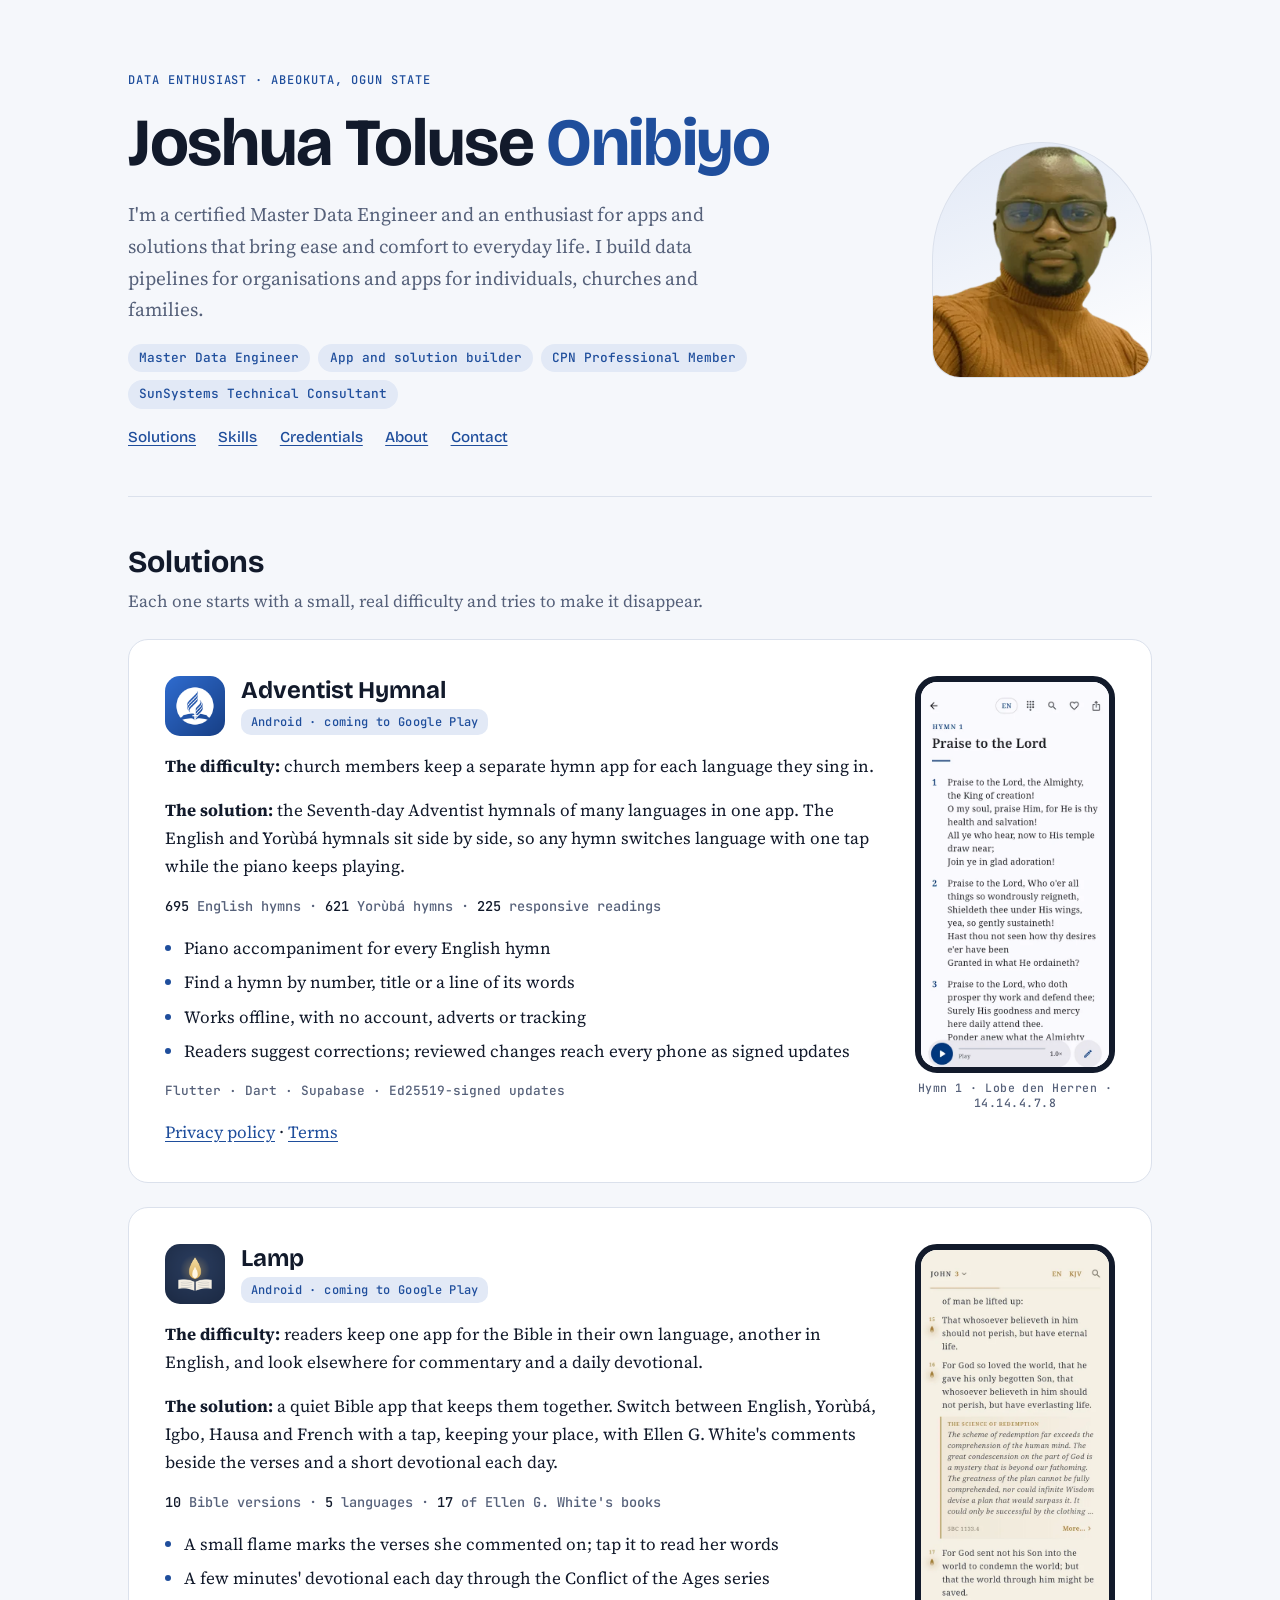
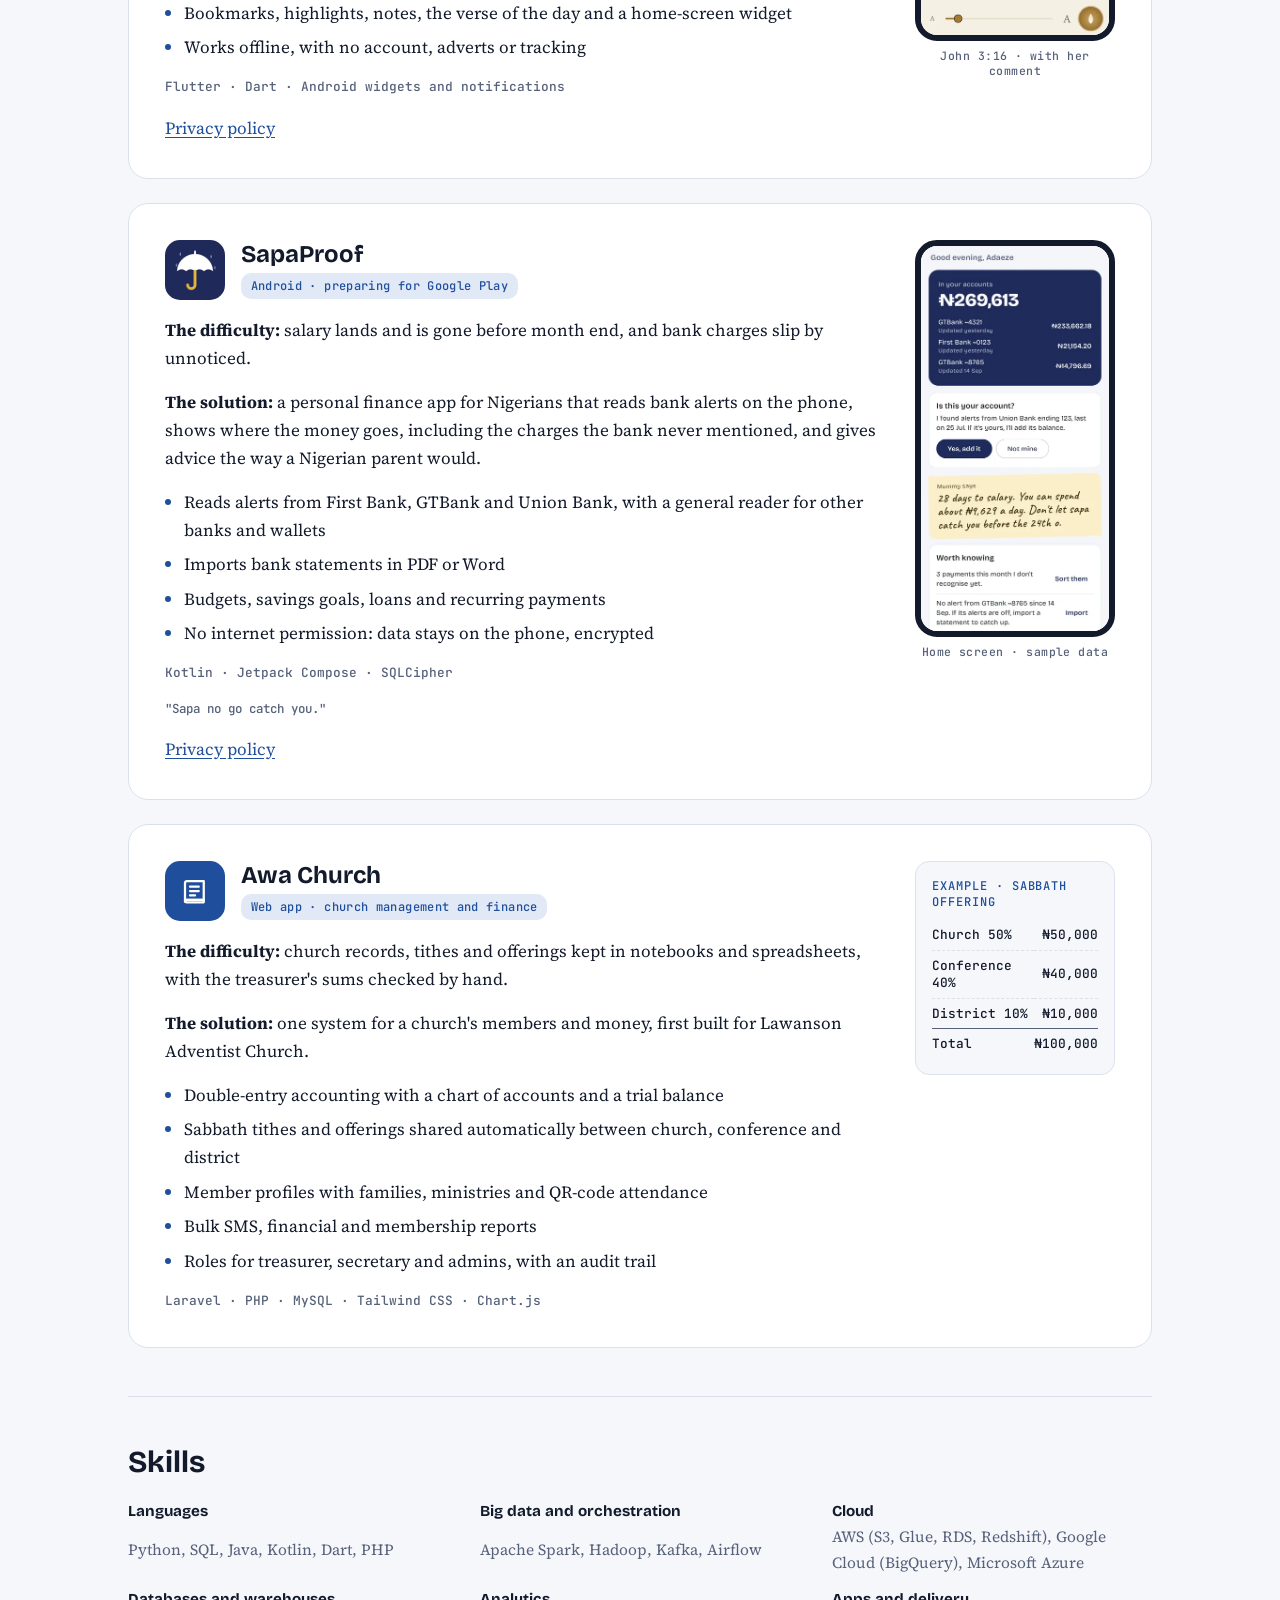
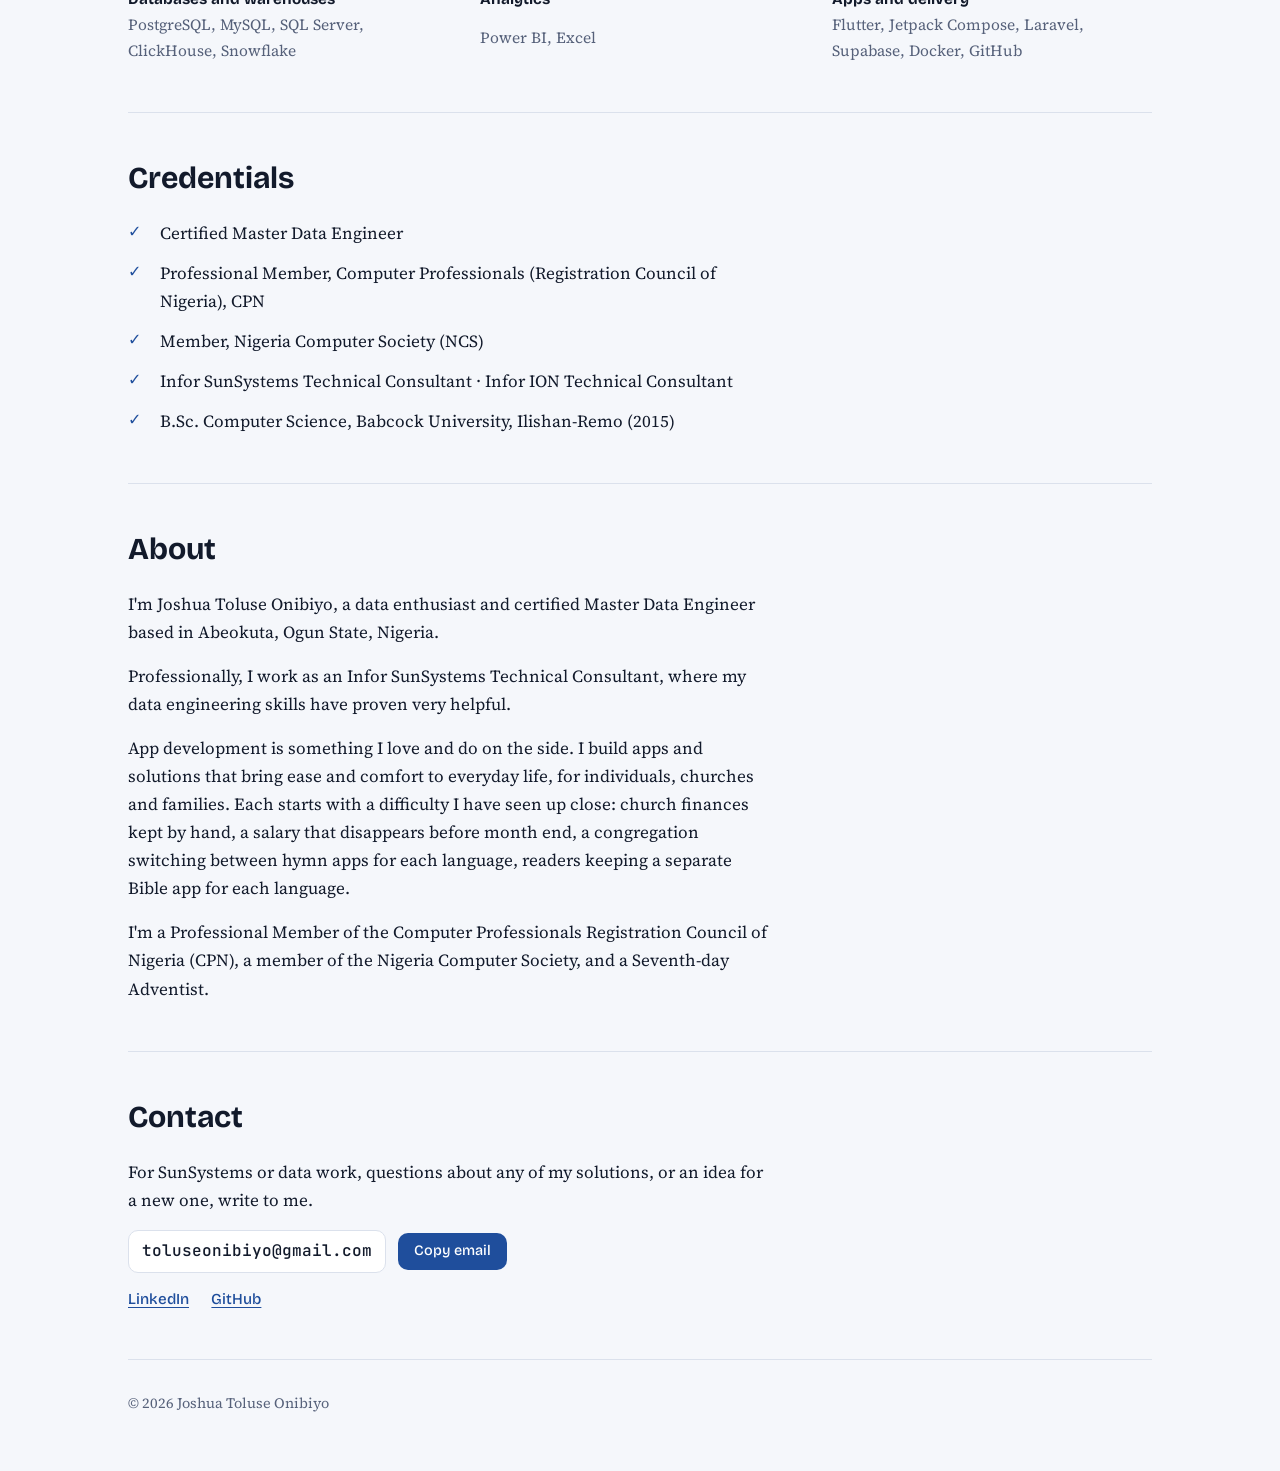
<file: index.html>
<!doctype html>
<html lang="en">
<head>
<meta charset="utf-8">
<meta name="viewport" content="width=device-width, initial-scale=1, viewport-fit=cover">
<meta name="google-site-verification" content="Up-ppB8m85FLTsRfCEWoSXoOVJ_TutrJ2p4gplvrcqY" />
<title>Joshua Toluse Onibiyo</title>
<meta name="description" content="Joshua Toluse Onibiyo: certified Master Data Engineer and Infor SunSystems Technical Consultant in Abeokuta, Nigeria, who builds apps and solutions that bring ease and comfort to everyday life.">
<link rel="preconnect" href="https://fonts.googleapis.com">
<link rel="preconnect" href="https://fonts.gstatic.com" crossorigin>
<link rel="stylesheet" href="https://fonts.googleapis.com/css2?family=Bricolage+Grotesque:opsz,wght@12..96,500;12..96,700&family=Source+Serif+4:ital,opsz,wght@0,8..60,400;0,8..60,600;1,8..60,400&family=JetBrains+Mono:wght@500&display=swap">
<link rel="stylesheet" href="assets/site.css">
<link rel="icon" href="assets/img/joshua-onibiyo.webp">
</head>
<body>
<div class="wrap">
  <header>
    <div class="hero-text">
      <p class="label">Data enthusiast · Abeokuta, Ogun State</p>
      <h1>Joshua Toluse <span>Onibiyo</span></h1>
      <p class="lede">I'm a certified Master Data Engineer and an enthusiast for apps and solutions that bring ease and comfort to everyday life. I build data pipelines for organisations and apps for individuals, churches and families.</p>
      <ul class="facets" aria-label="What I do">
        <li>Master Data Engineer</li>
        <li>App and solution builder</li>
        <li>CPN Professional Member</li>
        <li>SunSystems Technical Consultant</li>
      </ul>
      <nav aria-label="Sections">
        <a href="#solutions">Solutions</a>
        <a href="#skills">Skills</a>
        <a href="#credentials">Credentials</a>
        <a href="#about">About</a>
        <a href="#contact">Contact</a>
      </nav>
    </div>
    <div class="photo"><img src="assets/img/joshua-onibiyo.webp" alt="Joshua Toluse Onibiyo" width="292" height="312"></div>
  </header>

  <section id="solutions" aria-labelledby="solutions-title">
    <div class="section-head">
      <h2 id="solutions-title">Solutions</h2>
      <p class="col muted">Each one starts with a small, real difficulty and tries to make it disappear.</p>
    </div>
    <div class="solutions">

      <article class="card" id="adventist-hymnal" aria-labelledby="hymnal-title">
        <div class="card-text">
          <div class="card-head">
            <img src="assets/img/adventist-hymnal-icon.png" alt="Adventist Hymnal app icon">
            <div>
              <h3 id="hymnal-title">Adventist Hymnal</h3>
              <span class="status">Android · coming to Google Play</span>
            </div>
          </div>
          <p><strong>The difficulty:</strong> church members keep a separate hymn app for each language they sing in.</p>
          <p><strong>The solution:</strong> the Seventh-day Adventist hymnals of many languages in one app. The English and Yorùbá hymnals sit side by side, so any hymn switches language with one tap while the piano keeps playing.</p>
          <p class="counts"><b>695</b> English hymns · <b>621</b> Yorùbá hymns · <b>225</b> responsive readings</p>
          <ul class="features">
            <li>Piano accompaniment for every English hymn</li>
            <li>Find a hymn by number, title or a line of its words</li>
            <li>Works offline, with no account, adverts or tracking</li>
            <li>Readers suggest corrections; reviewed changes reach every phone as signed updates</li>
          </ul>
          <p class="stack">Flutter · Dart · Supabase · Ed25519-signed updates</p>
          <p><a href="adventist-hymnal/privacy/">Privacy policy</a> · <a href="adventist-hymnal/terms/">Terms</a></p>
        </div>
        <figure>
          <img src="assets/img/adventist-hymnal-hymn-1.webp" alt="Hymn 1, Praise to the Lord, with the piano player at the bottom" width="200" height="409">
          <figcaption>Hymn 1 · Lobe den Herren · 14.14.4.7.8</figcaption>
        </figure>
      </article>

      <article class="card" id="lamp" aria-labelledby="lamp-title">
        <div class="card-text">
          <div class="card-head">
            <img src="assets/img/lamp-icon.png" alt="Lamp app icon">
            <div>
              <h3 id="lamp-title">Lamp</h3>
              <span class="status">Android · coming to Google Play</span>
            </div>
          </div>
          <p><strong>The difficulty:</strong> readers keep one app for the Bible in their own language, another in English, and look elsewhere for commentary and a daily devotional.</p>
          <p><strong>The solution:</strong> a quiet Bible app that keeps them together. Switch between English, Yorùbá, Igbo, Hausa and French with a tap, keeping your place, with Ellen G. White's comments beside the verses and a short devotional each day.</p>
          <p class="counts"><b>10</b> Bible versions · <b>5</b> languages · <b>17</b> of Ellen G. White's books</p>
          <ul class="features">
            <li>A small flame marks the verses she commented on; tap it to read her words</li>
            <li>A few minutes' devotional each day through the Conflict of the Ages series</li>
            <li>Bookmarks, highlights, notes, the verse of the day and a home-screen widget</li>
            <li>Works offline, with no account, adverts or tracking</li>
          </ul>
          <p class="stack">Flutter · Dart · Android widgets and notifications</p>
          <p><a href="lamp/privacy/">Privacy policy</a></p>
        </div>
        <figure>
          <img src="assets/img/lamp-john-3.webp" alt="John 3:16 with Ellen G. White's comment opened beneath it" width="200" height="410">
          <figcaption>John 3:16 · with her comment</figcaption>
        </figure>
      </article>

      <article class="card" id="sapaproof" aria-labelledby="sapa-title">
        <div class="card-text">
          <div class="card-head">
            <img src="assets/img/sapaproof-icon.png" alt="SapaProof app icon">
            <div>
              <h3 id="sapa-title">SapaProof</h3>
              <span class="status">Android · preparing for Google Play</span>
            </div>
          </div>
          <p><strong>The difficulty:</strong> salary lands and is gone before month end, and bank charges slip by unnoticed.</p>
          <p><strong>The solution:</strong> a personal finance app for Nigerians that reads bank alerts on the phone, shows where the money goes, including the charges the bank never mentioned, and gives advice the way a Nigerian parent would.</p>
          <ul class="features">
            <li>Reads alerts from First Bank, GTBank and Union Bank, with a general reader for other banks and wallets</li>
            <li>Imports bank statements in PDF or Word</li>
            <li>Budgets, savings goals, loans and recurring payments</li>
            <li>No internet permission: data stays on the phone, encrypted</li>
          </ul>
          <p class="stack">Kotlin · Jetpack Compose · SQLCipher</p>
          <p class="detail">"Sapa no go catch you."</p>
          <p><a href="sapaproof/privacy/">Privacy policy</a></p>
        </div>
        <figure>
          <img src="assets/img/sapaproof-home.webp" alt="SapaProof home screen with account balances and a money tip" width="200" height="410">
          <figcaption>Home screen · sample data</figcaption>
        </figure>
      </article>

      <article class="card" id="awa-church" aria-labelledby="awa-title">
        <div class="card-text">
          <div class="card-head">
            <span class="glyph" aria-hidden="true">
              <svg viewBox="0 0 24 24" fill="none" stroke="#ffffff" stroke-width="1.8" stroke-linecap="round" stroke-linejoin="round"><path d="M4 5.5A1.5 1.5 0 0 1 5.5 4H19v15H5.5A1.5 1.5 0 0 0 4 20.5z"/><path d="M4 20.5A1.5 1.5 0 0 1 5.5 19H19v2H5.5A1.5 1.5 0 0 1 4 20.5z"/><path d="M8 8.5h7M8 12h7M8 15.5h4"/></svg>
            </span>
            <div>
              <h3 id="awa-title">Awa Church</h3>
              <span class="status">Web app · church management and finance</span>
            </div>
          </div>
          <p><strong>The difficulty:</strong> church records, tithes and offerings kept in notebooks and spreadsheets, with the treasurer's sums checked by hand.</p>
          <p><strong>The solution:</strong> one system for a church's members and money, first built for Lawanson Adventist Church.</p>
          <ul class="features">
            <li>Double-entry accounting with a chart of accounts and a trial balance</li>
            <li>Sabbath tithes and offerings shared automatically between church, conference and district</li>
            <li>Member profiles with families, ministries and QR-code attendance</li>
            <li>Bulk SMS, financial and membership reports</li>
            <li>Roles for treasurer, secretary and admins, with an audit trail</li>
          </ul>
          <p class="stack">Laravel · PHP · MySQL · Tailwind CSS · Chart.js</p>
        </div>
        <div class="split" aria-label="Example of an offering split">
          <p class="label">Example · Sabbath offering</p>
          <table>
            <tr><td>Church 50%</td><td>₦50,000</td></tr>
            <tr><td>Conference 40%</td><td>₦40,000</td></tr>
            <tr><td>District 10%</td><td>₦10,000</td></tr>
            <tr class="total"><td>Total</td><td>₦100,000</td></tr>
          </table>
        </div>
      </article>

    </div>
  </section>

  <section id="skills" aria-labelledby="skills-title">
    <div class="section-head"><h2 id="skills-title">Skills</h2></div>
    <div class="skills">
      <div><h3>Languages</h3><p>Python, SQL, Java, Kotlin, Dart, PHP</p></div>
      <div><h3>Big data and orchestration</h3><p>Apache Spark, Hadoop, Kafka, Airflow</p></div>
      <div><h3>Cloud</h3><p>AWS (S3, Glue, RDS, Redshift), Google Cloud (BigQuery), Microsoft Azure</p></div>
      <div><h3>Databases and warehouses</h3><p>PostgreSQL, MySQL, SQL Server, ClickHouse, Snowflake</p></div>
      <div><h3>Analytics</h3><p>Power BI, Excel</p></div>
      <div><h3>Apps and delivery</h3><p>Flutter, Jetpack Compose, Laravel, Supabase, Docker, GitHub</p></div>
    </div>
  </section>

  <section id="credentials" aria-labelledby="cred-title">
    <div class="section-head"><h2 id="cred-title">Credentials</h2></div>
    <ul class="creds col">
      <li><span>Certified Master Data Engineer</span></li>
      <li><span>Professional Member, Computer Professionals (Registration Council of Nigeria), CPN</span></li>
      <li><span>Member, Nigeria Computer Society (NCS)</span></li>
      <li><span>Infor SunSystems Technical Consultant · Infor ION Technical Consultant</span></li>
      <li><span>B.Sc. Computer Science, Babcock University, Ilishan-Remo (2015)</span></li>
    </ul>
  </section>

  <section id="about" aria-labelledby="about-title">
    <div class="section-head"><h2 id="about-title">About</h2></div>
    <div class="about col">
      <p>I'm Joshua Toluse Onibiyo, a data enthusiast and certified Master Data Engineer based in Abeokuta, Ogun State, Nigeria.</p>
      <p>Professionally, I work as an Infor SunSystems Technical Consultant, where my data engineering skills have proven very helpful.</p>
      <p>App development is something I love and do on the side. I build apps and solutions that bring ease and comfort to everyday life, for individuals, churches and families. Each starts with a difficulty I have seen up close: church finances kept by hand, a salary that disappears before month end, a congregation switching between hymn apps for each language, readers keeping a separate Bible app for each language.</p>
      <p>I'm a Professional Member of the Computer Professionals Registration Council of Nigeria (CPN), a member of the Nigeria Computer Society, and a Seventh-day Adventist.</p>
    </div>
  </section>

  <section id="contact" aria-labelledby="contact-title">
    <div class="section-head"><h2 id="contact-title">Contact</h2></div>
    <div class="col" style="display:grid;gap:1rem">
      <p>For SunSystems or data work, questions about any of my solutions, or an idea for a new one, write to me.</p>
      <div class="contact">
        <span class="email" id="email">toluseonibiyo@gmail.com</span>
        <button class="copy" id="copyEmail" type="button">Copy email</button>
        <span class="copied" id="copied" aria-live="polite"></span>
      </div>
      <div class="links">
        <a href="https://www.linkedin.com/in/joshuaonibiyo/">LinkedIn</a>
        <a href="https://github.com/Joshuatolu">GitHub</a>
      </div>
    </div>
  </section>

  <footer>© 2026 Joshua Toluse Onibiyo</footer>
</div>

<script>
  (function () {
    var button = document.getElementById("copyEmail");
    var note = document.getElementById("copied");
    var email = document.getElementById("email");
    button.addEventListener("click", function () {
      var text = email.textContent.trim();
      function selectIt() {
        var range = document.createRange();
        range.selectNodeContents(email);
        var sel = window.getSelection();
        sel.removeAllRanges();
        sel.addRange(range);
        note.textContent = "Selected. Copy it from here.";
      }
      if (navigator.clipboard && navigator.clipboard.writeText) {
        navigator.clipboard.writeText(text).then(function () {
          note.textContent = "Copied";
        }, selectIt);
      } else {
        selectIt();
      }
    });
  })();
</script>
</body>
</html>
</file>
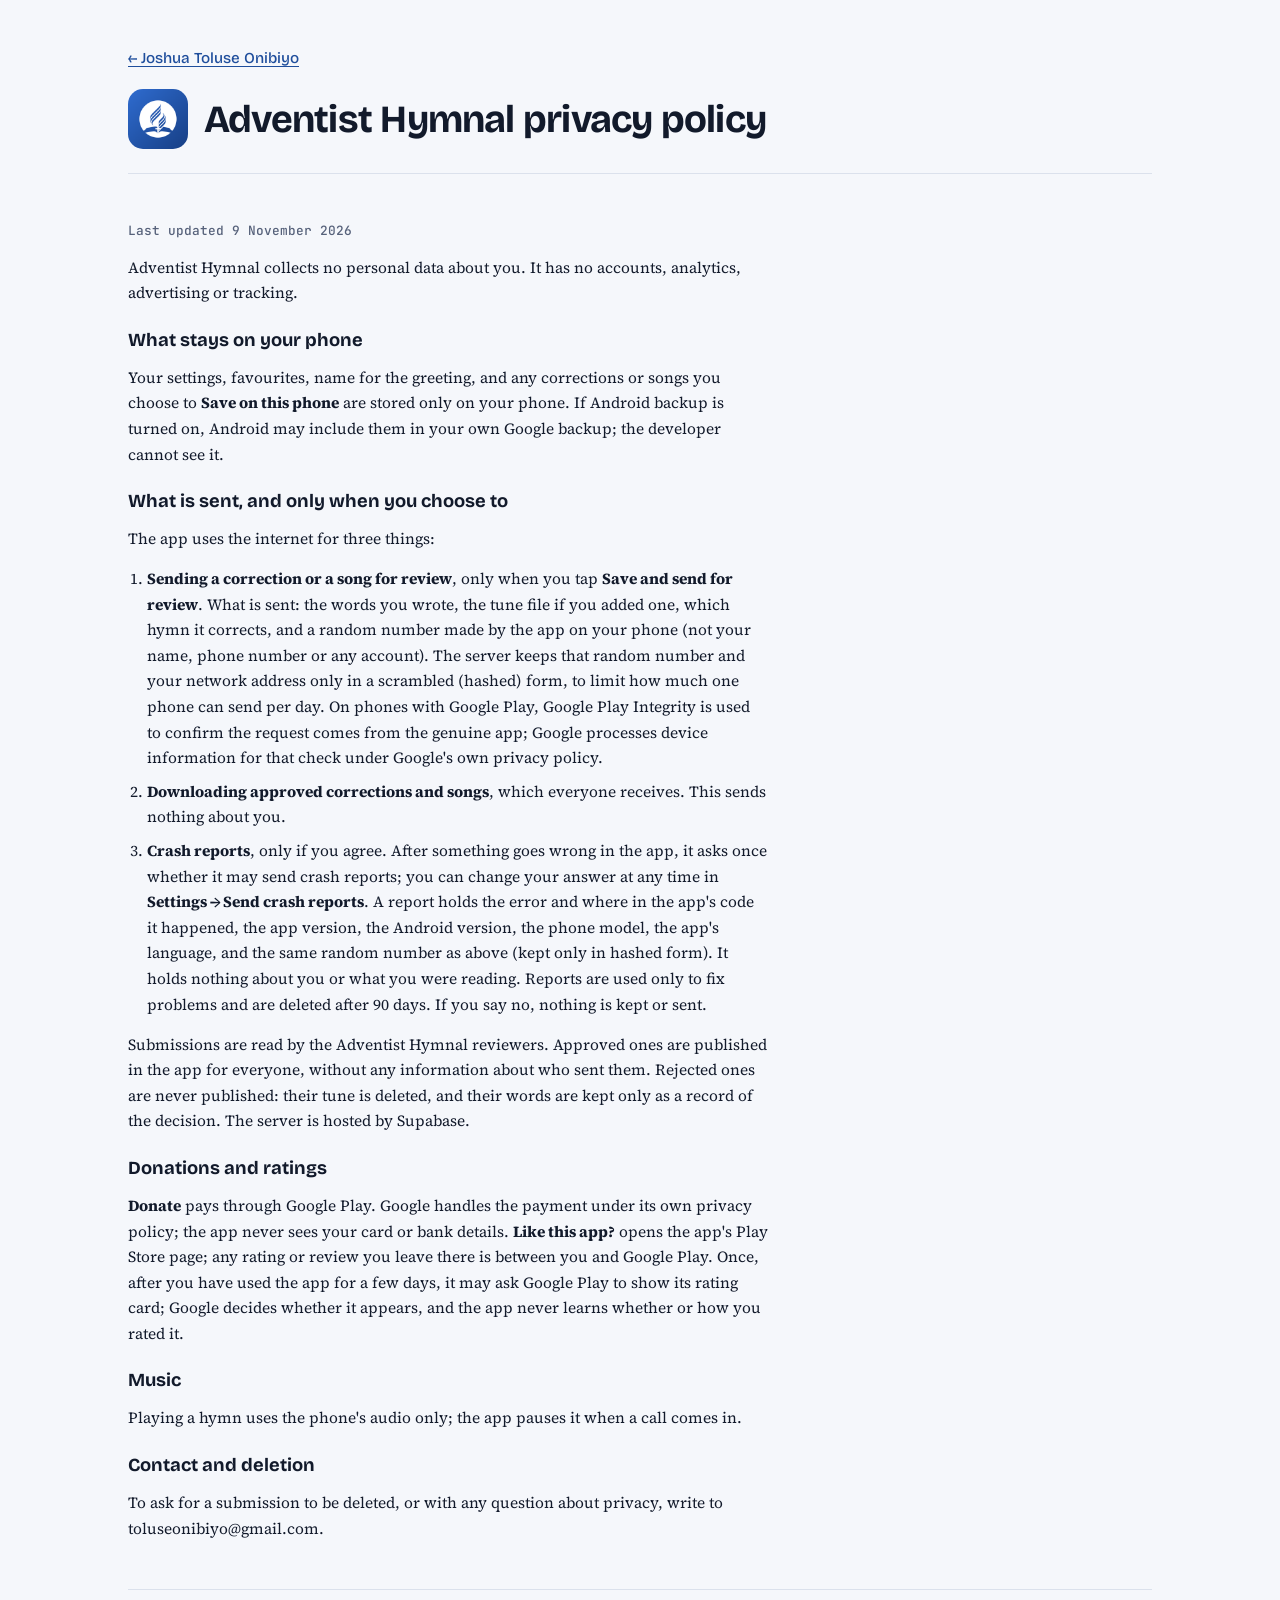
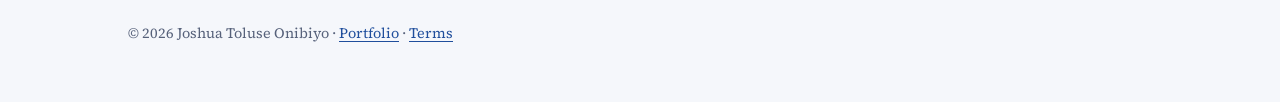
<file: adventist-hymnal/privacy/index.html>
<!doctype html>
<html lang="en">
<head>
<meta charset="utf-8">
<meta name="viewport" content="width=device-width, initial-scale=1, viewport-fit=cover">
<title>Adventist Hymnal Privacy Policy</title>
<meta name="description" content="How the Adventist Hymnal app handles your data.">
<link rel="preconnect" href="https://fonts.googleapis.com">
<link rel="preconnect" href="https://fonts.gstatic.com" crossorigin>
<link rel="stylesheet" href="https://fonts.googleapis.com/css2?family=Bricolage+Grotesque:opsz,wght@12..96,500;12..96,700&family=Source+Serif+4:ital,opsz,wght@0,8..60,400;0,8..60,600;1,8..60,400&family=JetBrains+Mono:wght@500&display=swap">
<link rel="stylesheet" href="../../assets/site.css">
<link rel="icon" href="../../assets/img/adventist-hymnal-icon.png">
</head>
<body>
<div class="wrap">
  <header class="policy-head">
    <a href="../../">← Joshua Toluse Onibiyo</a>
    <div class="card-head">
      <img src="../../assets/img/adventist-hymnal-icon.png" alt="Adventist Hymnal app icon" width="60" height="60">
      <h1>Adventist Hymnal privacy policy</h1>
    </div>
  </header>
  <section class="policy">
    <div class="col">
      <p class="updated">Last updated 9 November 2026</p>
      <p>Adventist Hymnal collects no personal data about you. It has no accounts, analytics, advertising or tracking.</p>
      <h2>What stays on your phone</h2>
      <p>Your settings, favourites, name for the greeting, and any corrections or songs you choose to <strong>Save on this phone</strong> are stored only on your phone. If Android backup is turned on, Android may include them in your own Google backup; the developer cannot see it.</p>
      <h2>What is sent, and only when you choose to</h2>
      <p>The app uses the internet for three things:</p>
      <ol>
        <li><strong>Sending a correction or a song for review</strong>, only when you tap <strong>Save and send for review</strong>. What is sent: the words you wrote, the tune file if you added one, which hymn it corrects, and a random number made by the app on your phone (not your name, phone number or any account). The server keeps that random number and your network address only in a scrambled (hashed) form, to limit how much one phone can send per day. On phones with Google Play, Google Play Integrity is used to confirm the request comes from the genuine app; Google processes device information for that check under Google's own privacy policy.</li>
        <li><strong>Downloading approved corrections and songs</strong>, which everyone receives. This sends nothing about you.</li>
        <li><strong>Crash reports</strong>, only if you agree. After something goes wrong in the app, it asks once whether it may send crash reports; you can change your answer at any time in <strong>Settings → Send crash reports</strong>. A report holds the error and where in the app's code it happened, the app version, the Android version, the phone model, the app's language, and the same random number as above (kept only in hashed form). It holds nothing about you or what you were reading. Reports are used only to fix problems and are deleted after 90 days. If you say no, nothing is kept or sent.</li>
      </ol>
      <p>Submissions are read by the Adventist Hymnal reviewers. Approved ones are published in the app for everyone, without any information about who sent them. Rejected ones are never published: their tune is deleted, and their words are kept only as a record of the decision. The server is hosted by Supabase.</p>
      <h2>Donations and ratings</h2>
      <p><strong>Donate</strong> pays through Google Play. Google handles the payment under its own privacy policy; the app never sees your card or bank details. <strong>Like this app?</strong> opens the app's Play Store page; any rating or review you leave there is between you and Google Play. Once, after you have used the app for a few days, it may ask Google Play to show its rating card; Google decides whether it appears, and the app never learns whether or how you rated it.</p>
      <h2>Music</h2>
      <p>Playing a hymn uses the phone's audio only; the app pauses it when a call comes in.</p>
      <h2>Contact and deletion</h2>
      <p>To ask for a submission to be deleted, or with any question about privacy, write to toluseonibiyo@gmail.com.</p>
    </div>
  </section>
  <footer>© 2026 Joshua Toluse Onibiyo · <a href="../../">Portfolio</a> · <a href="../terms/">Terms</a></footer>
</div>
</body>
</html>
</file>
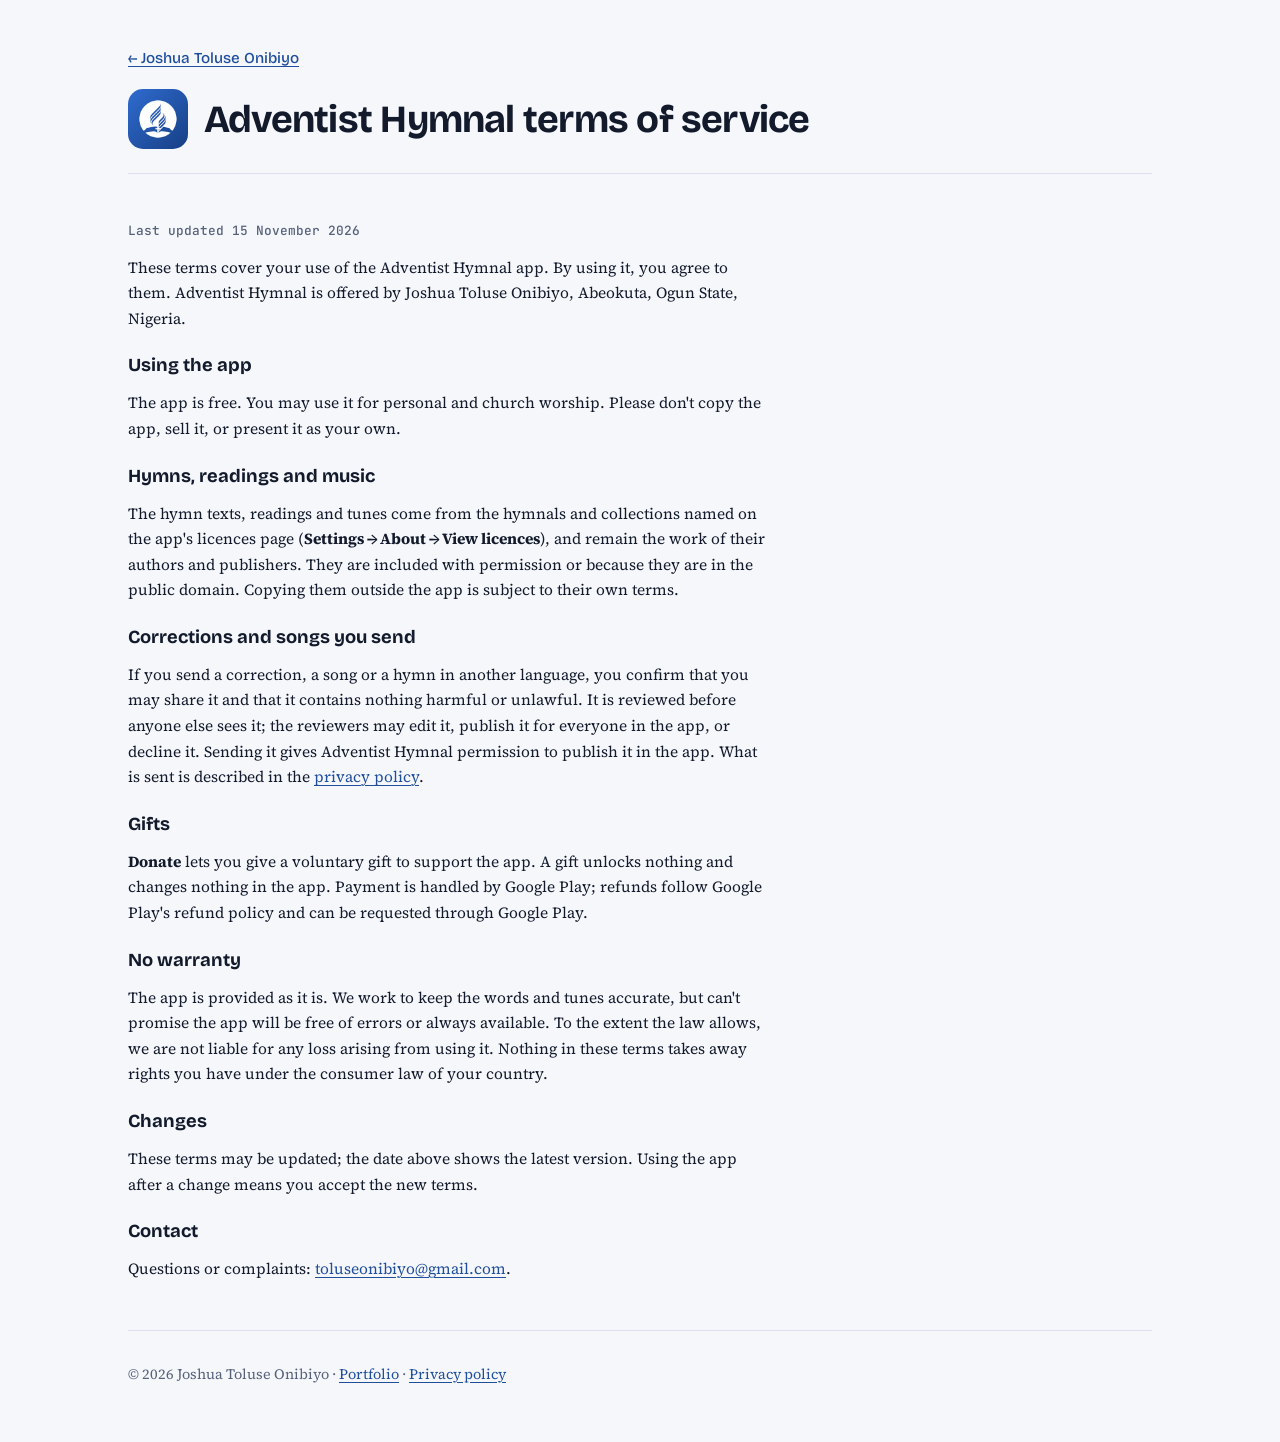
<file: adventist-hymnal/terms/index.html>
<!doctype html>
<html lang="en">
<head>
<meta charset="utf-8">
<meta name="viewport" content="width=device-width, initial-scale=1, viewport-fit=cover">
<title>Adventist Hymnal Terms</title>
<meta name="description" content="The terms for using the Adventist Hymnal app.">
<link rel="preconnect" href="https://fonts.googleapis.com">
<link rel="preconnect" href="https://fonts.gstatic.com" crossorigin>
<link rel="stylesheet" href="https://fonts.googleapis.com/css2?family=Bricolage+Grotesque:opsz,wght@12..96,500;12..96,700&family=Source+Serif+4:ital,opsz,wght@0,8..60,400;0,8..60,600;1,8..60,400&family=JetBrains+Mono:wght@500&display=swap">
<link rel="stylesheet" href="../../assets/site.css">
<link rel="icon" href="../../assets/img/adventist-hymnal-icon.png">
</head>
<body>
<div class="wrap">
  <header class="policy-head">
    <a href="../../">← Joshua Toluse Onibiyo</a>
    <div class="card-head">
      <img src="../../assets/img/adventist-hymnal-icon.png" alt="Adventist Hymnal app icon" width="60" height="60">
      <h1>Adventist Hymnal terms of service</h1>
    </div>
  </header>
  <section class="policy">
    <div class="col">
      <p class="updated">Last updated 15 November 2026</p>
      <p>These terms cover your use of the Adventist Hymnal app. By using it, you agree to them. Adventist Hymnal is offered by Joshua Toluse Onibiyo, Abeokuta, Ogun State, Nigeria.</p>
      <h2>Using the app</h2>
      <p>The app is free. You may use it for personal and church worship. Please don't copy the app, sell it, or present it as your own.</p>
      <h2>Hymns, readings and music</h2>
      <p>The hymn texts, readings and tunes come from the hymnals and collections named on the app's licences page (<strong>Settings → About → View licences</strong>), and remain the work of their authors and publishers. They are included with permission or because they are in the public domain. Copying them outside the app is subject to their own terms.</p>
      <h2>Corrections and songs you send</h2>
      <p>If you send a correction, a song or a hymn in another language, you confirm that you may share it and that it contains nothing harmful or unlawful. It is reviewed before anyone else sees it; the reviewers may edit it, publish it for everyone in the app, or decline it. Sending it gives Adventist Hymnal permission to publish it in the app. What is sent is described in the <a href="../privacy/">privacy policy</a>.</p>
      <h2>Gifts</h2>
      <p><strong>Donate</strong> lets you give a voluntary gift to support the app. A gift unlocks nothing and changes nothing in the app. Payment is handled by Google Play; refunds follow Google Play's refund policy and can be requested through Google Play.</p>
      <h2>No warranty</h2>
      <p>The app is provided as it is. We work to keep the words and tunes accurate, but can't promise the app will be free of errors or always available. To the extent the law allows, we are not liable for any loss arising from using it. Nothing in these terms takes away rights you have under the consumer law of your country.</p>
      <h2>Changes</h2>
      <p>These terms may be updated; the date above shows the latest version. Using the app after a change means you accept the new terms.</p>
      <h2>Contact</h2>
      <p>Questions or complaints: <a href="mailto:toluseonibiyo@gmail.com">toluseonibiyo@gmail.com</a>.</p>
    </div>
  </section>
  <footer>© 2026 Joshua Toluse Onibiyo · <a href="../../">Portfolio</a> · <a href="../privacy/">Privacy policy</a></footer>
</div>
</body>
</html>
</file>
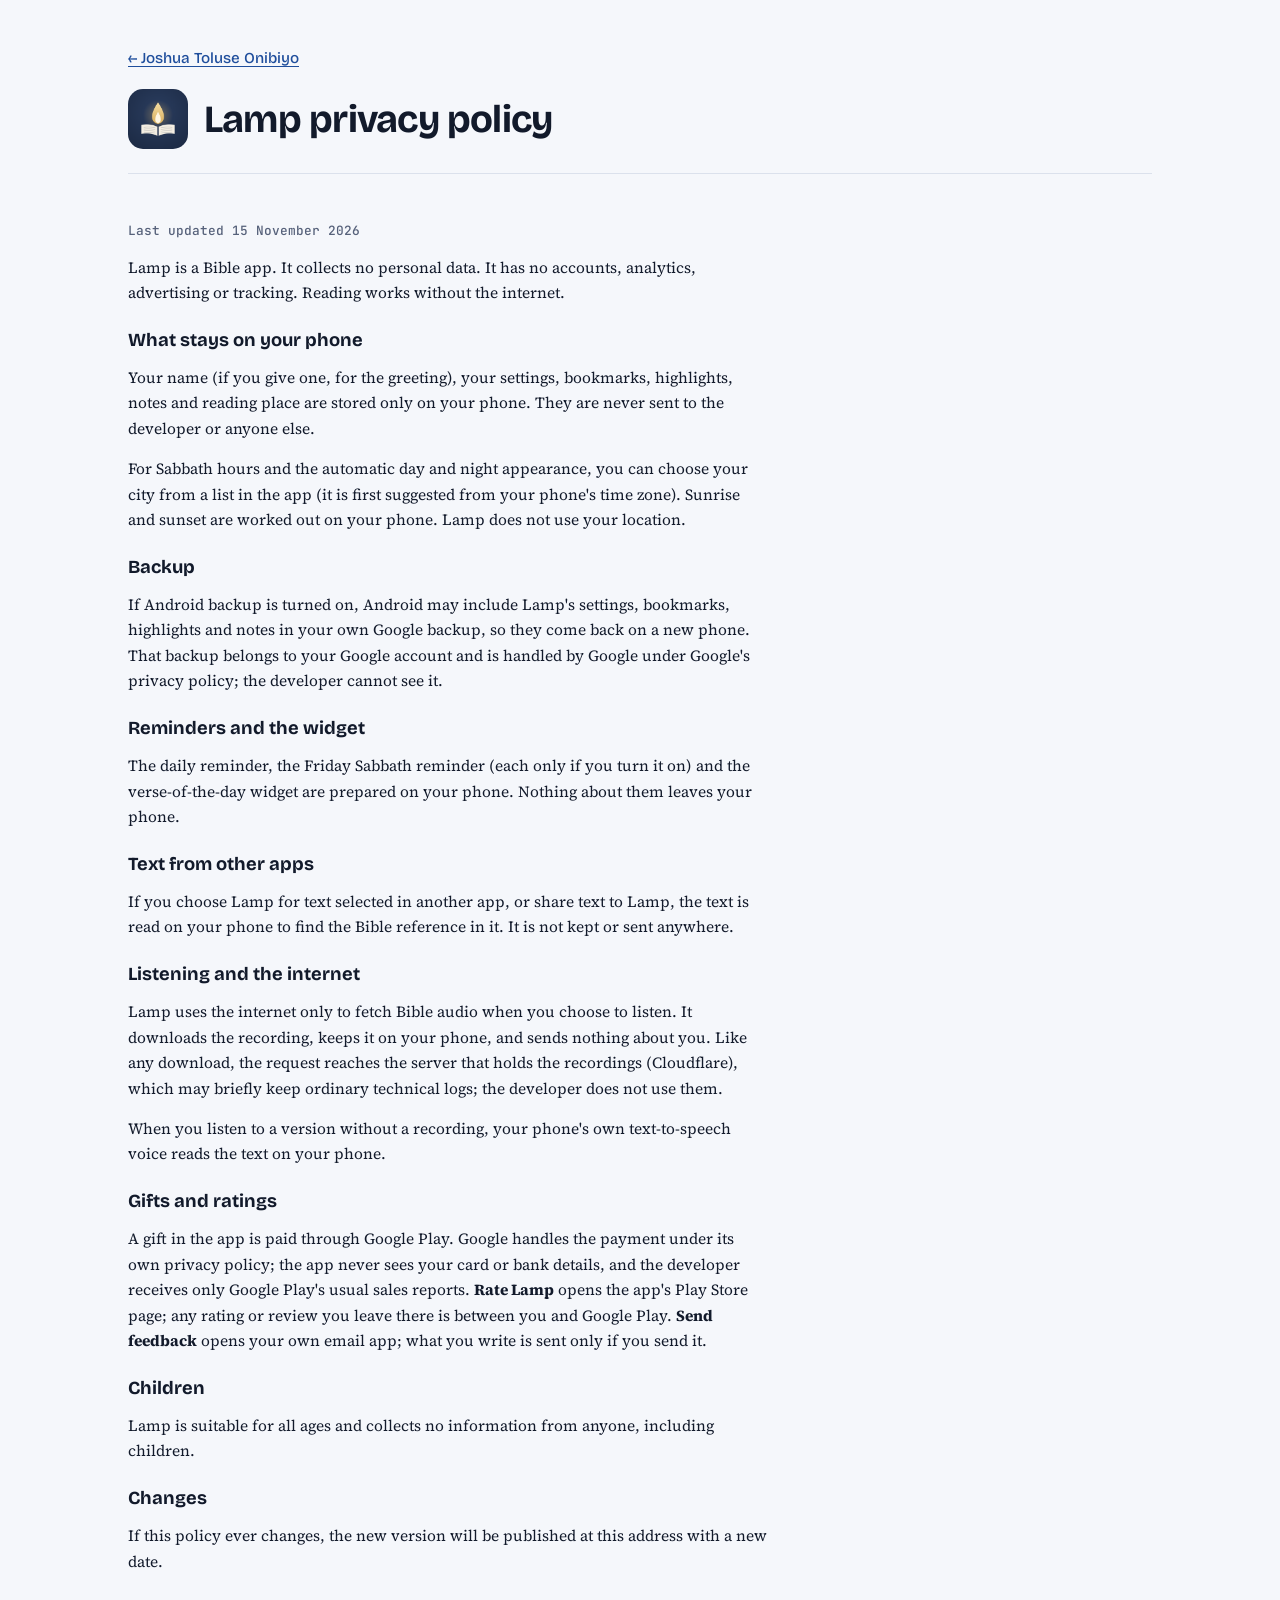
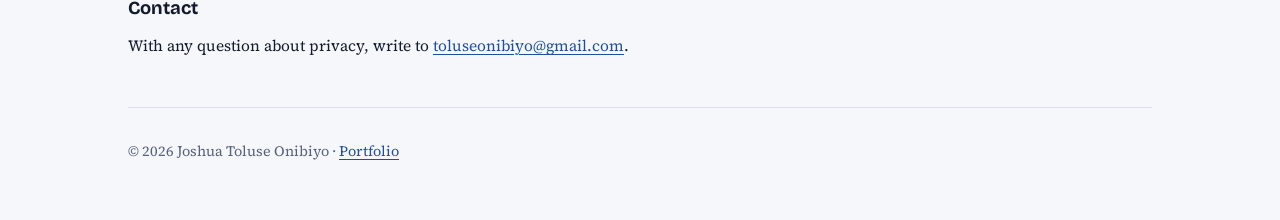
<file: lamp/privacy/index.html>
<!doctype html>
<html lang="en">
<head>
<meta charset="utf-8">
<meta name="viewport" content="width=device-width, initial-scale=1, viewport-fit=cover">
<title>Lamp Privacy Policy</title>
<meta name="description" content="How the Lamp Bible app handles your data.">
<link rel="preconnect" href="https://fonts.googleapis.com">
<link rel="preconnect" href="https://fonts.gstatic.com" crossorigin>
<link rel="stylesheet" href="https://fonts.googleapis.com/css2?family=Bricolage+Grotesque:opsz,wght@12..96,500;12..96,700&family=Source+Serif+4:ital,opsz,wght@0,8..60,400;0,8..60,600;1,8..60,400&family=JetBrains+Mono:wght@500&display=swap">
<link rel="stylesheet" href="../../assets/site.css">
<link rel="icon" href="../../assets/img/lamp-icon.png">
</head>
<body>
<div class="wrap">
  <header class="policy-head">
    <a href="../../">← Joshua Toluse Onibiyo</a>
    <div class="card-head">
      <img src="../../assets/img/lamp-icon.png" alt="Lamp app icon" width="60" height="60">
      <h1>Lamp privacy policy</h1>
    </div>
  </header>
  <section class="policy">
    <div class="col">
      <p class="updated">Last updated 15 November 2026</p>
      <p>Lamp is a Bible app. It collects no personal data. It has no accounts, analytics, advertising or tracking. Reading works without the internet.</p>
      <h2>What stays on your phone</h2>
      <p>Your name (if you give one, for the greeting), your settings, bookmarks, highlights, notes and reading place are stored only on your phone. They are never sent to the developer or anyone else.</p>
      <p>For Sabbath hours and the automatic day and night appearance, you can choose your city from a list in the app (it is first suggested from your phone's time zone). Sunrise and sunset are worked out on your phone. Lamp does not use your location.</p>
      <h2>Backup</h2>
      <p>If Android backup is turned on, Android may include Lamp's settings, bookmarks, highlights and notes in your own Google backup, so they come back on a new phone. That backup belongs to your Google account and is handled by Google under Google's privacy policy; the developer cannot see it.</p>
      <h2>Reminders and the widget</h2>
      <p>The daily reminder, the Friday Sabbath reminder (each only if you turn it on) and the verse-of-the-day widget are prepared on your phone. Nothing about them leaves your phone.</p>
      <h2>Text from other apps</h2>
      <p>If you choose Lamp for text selected in another app, or share text to Lamp, the text is read on your phone to find the Bible reference in it. It is not kept or sent anywhere.</p>
      <h2>Listening and the internet</h2>
      <p>Lamp uses the internet only to fetch Bible audio when you choose to listen. It downloads the recording, keeps it on your phone, and sends nothing about you. Like any download, the request reaches the server that holds the recordings (Cloudflare), which may briefly keep ordinary technical logs; the developer does not use them.</p>
      <p>When you listen to a version without a recording, your phone's own text-to-speech voice reads the text on your phone.</p>
      <h2>Gifts and ratings</h2>
      <p>A gift in the app is paid through Google Play. Google handles the payment under its own privacy policy; the app never sees your card or bank details, and the developer receives only Google Play's usual sales reports. <strong>Rate Lamp</strong> opens the app's Play Store page; any rating or review you leave there is between you and Google Play. <strong>Send feedback</strong> opens your own email app; what you write is sent only if you send it.</p>
      <h2>Children</h2>
      <p>Lamp is suitable for all ages and collects no information from anyone, including children.</p>
      <h2>Changes</h2>
      <p>If this policy ever changes, the new version will be published at this address with a new date.</p>
      <h2>Contact</h2>
      <p>With any question about privacy, write to <a href="mailto:toluseonibiyo@gmail.com">toluseonibiyo@gmail.com</a>.</p>
    </div>
  </section>
  <footer>© 2026 Joshua Toluse Onibiyo · <a href="../../">Portfolio</a></footer>
</div>
</body>
</html>
</file>
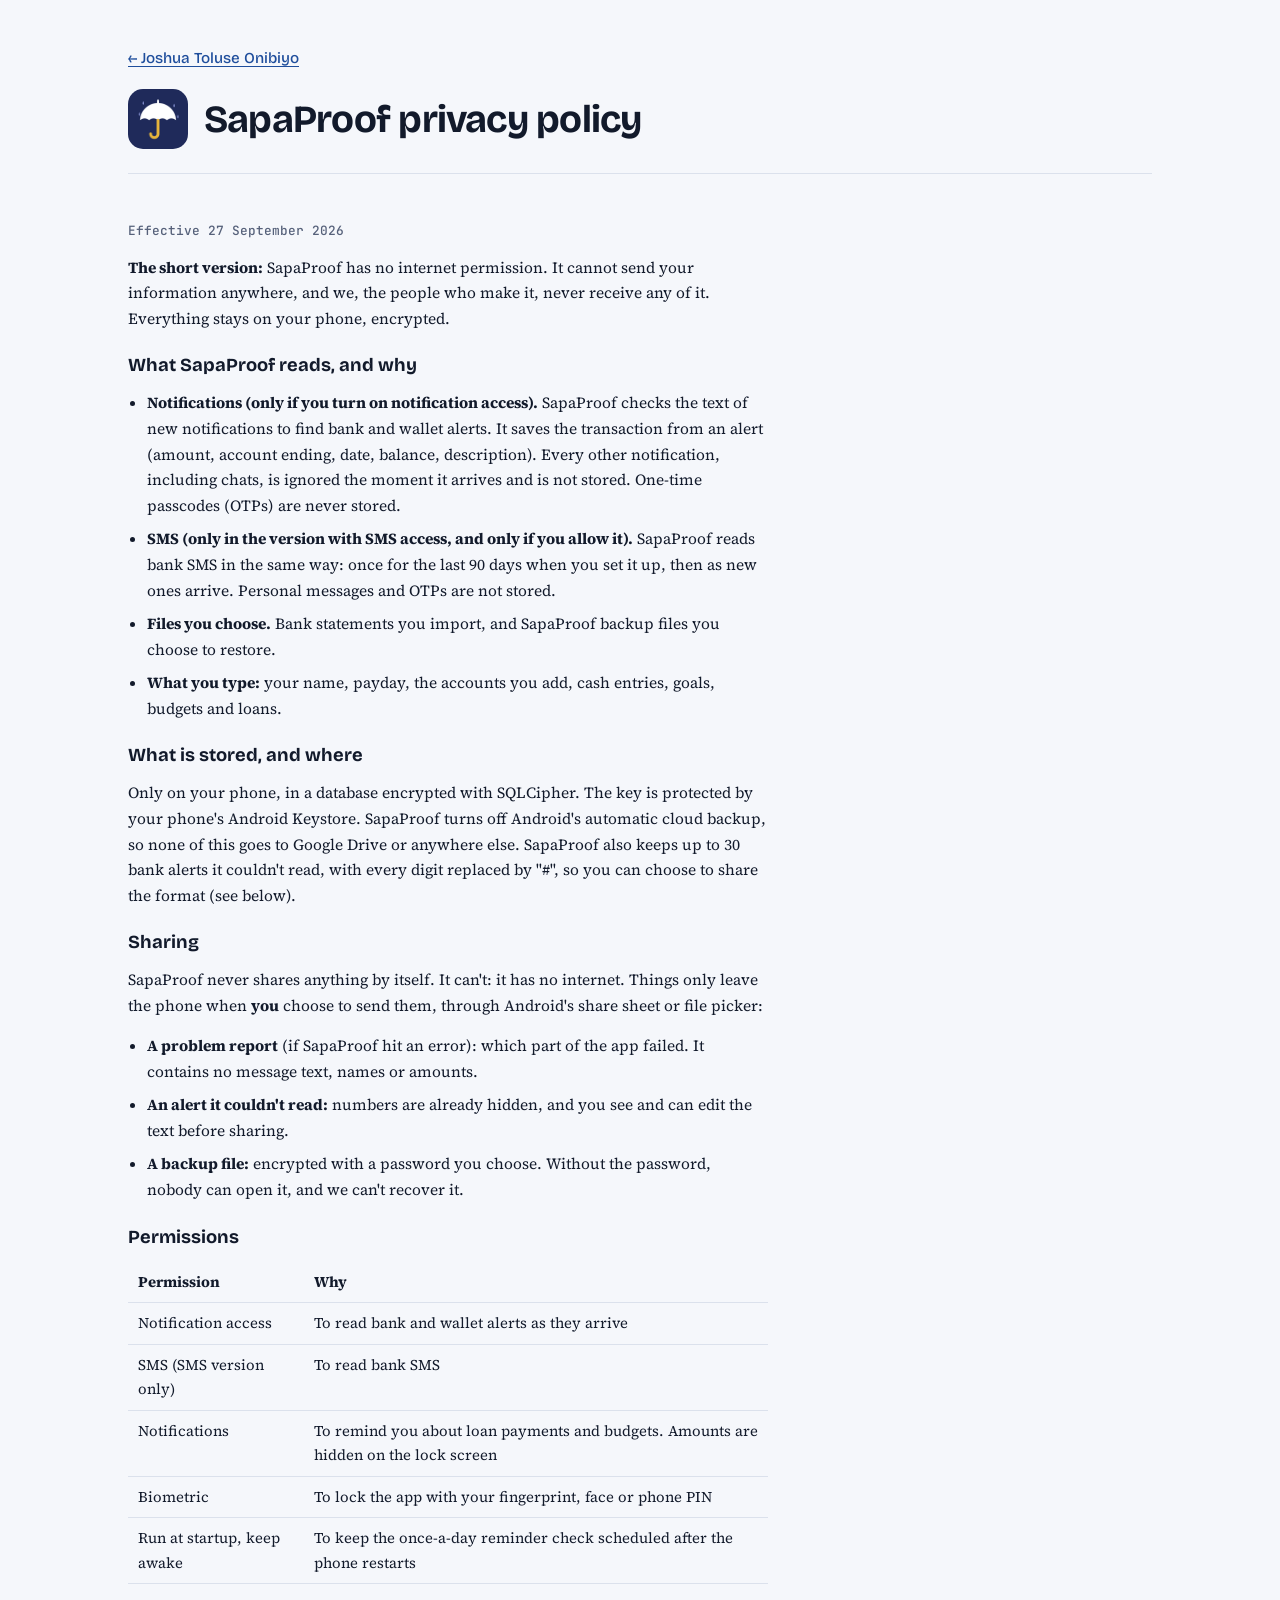
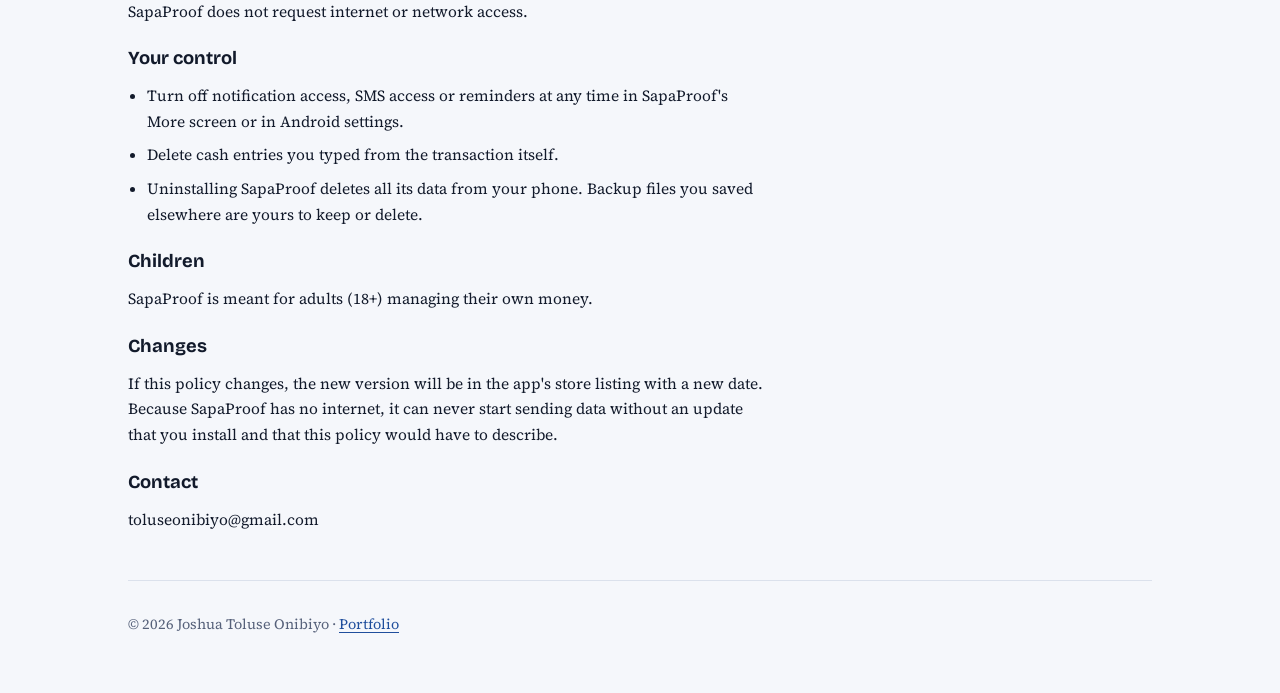
<file: sapaproof/privacy/index.html>
<!doctype html>
<html lang="en">
<head>
<meta charset="utf-8">
<meta name="viewport" content="width=device-width, initial-scale=1, viewport-fit=cover">
<title>SapaProof Privacy Policy</title>
<meta name="description" content="How the SapaProof app handles your data. It has no internet permission.">
<link rel="preconnect" href="https://fonts.googleapis.com">
<link rel="preconnect" href="https://fonts.gstatic.com" crossorigin>
<link rel="stylesheet" href="https://fonts.googleapis.com/css2?family=Bricolage+Grotesque:opsz,wght@12..96,500;12..96,700&family=Source+Serif+4:ital,opsz,wght@0,8..60,400;0,8..60,600;1,8..60,400&family=JetBrains+Mono:wght@500&display=swap">
<link rel="stylesheet" href="../../assets/site.css">
<link rel="icon" href="../../assets/img/sapaproof-icon.png">
</head>
<body>
<div class="wrap">
  <header class="policy-head">
    <a href="../../">← Joshua Toluse Onibiyo</a>
    <div class="card-head">
      <img src="../../assets/img/sapaproof-icon.png" alt="SapaProof app icon" width="60" height="60">
      <h1>SapaProof privacy policy</h1>
    </div>
  </header>
  <section class="policy">
    <div class="col">
      <p class="updated">Effective 27 September 2026</p>
      <p><strong>The short version:</strong> SapaProof has no internet permission. It cannot send your information anywhere, and we, the people who make it, never receive any of it. Everything stays on your phone, encrypted.</p>
      <h2>What SapaProof reads, and why</h2>
      <ul>
        <li><strong>Notifications (only if you turn on notification access).</strong> SapaProof checks the text of new notifications to find bank and wallet alerts. It saves the transaction from an alert (amount, account ending, date, balance, description). Every other notification, including chats, is ignored the moment it arrives and is not stored. One-time passcodes (OTPs) are never stored.</li>
        <li><strong>SMS (only in the version with SMS access, and only if you allow it).</strong> SapaProof reads bank SMS in the same way: once for the last 90 days when you set it up, then as new ones arrive. Personal messages and OTPs are not stored.</li>
        <li><strong>Files you choose.</strong> Bank statements you import, and SapaProof backup files you choose to restore.</li>
        <li><strong>What you type:</strong> your name, payday, the accounts you add, cash entries, goals, budgets and loans.</li>
      </ul>
      <h2>What is stored, and where</h2>
      <p>Only on your phone, in a database encrypted with SQLCipher. The key is protected by your phone's Android Keystore. SapaProof turns off Android's automatic cloud backup, so none of this goes to Google Drive or anywhere else. SapaProof also keeps up to 30 bank alerts it couldn't read, with every digit replaced by "#", so you can choose to share the format (see below).</p>
      <h2>Sharing</h2>
      <p>SapaProof never shares anything by itself. It can't: it has no internet. Things only leave the phone when <strong>you</strong> choose to send them, through Android's share sheet or file picker:</p>
      <ul>
        <li><strong>A problem report</strong> (if SapaProof hit an error): which part of the app failed. It contains no message text, names or amounts.</li>
        <li><strong>An alert it couldn't read:</strong> numbers are already hidden, and you see and can edit the text before sharing.</li>
        <li><strong>A backup file:</strong> encrypted with a password you choose. Without the password, nobody can open it, and we can't recover it.</li>
      </ul>
      <h2>Permissions</h2>
      <div class="table-wrap">
        <table>
          <tr><th>Permission</th><th>Why</th></tr>
          <tr><td>Notification access</td><td>To read bank and wallet alerts as they arrive</td></tr>
          <tr><td>SMS (SMS version only)</td><td>To read bank SMS</td></tr>
          <tr><td>Notifications</td><td>To remind you about loan payments and budgets. Amounts are hidden on the lock screen</td></tr>
          <tr><td>Biometric</td><td>To lock the app with your fingerprint, face or phone PIN</td></tr>
          <tr><td>Run at startup, keep awake</td><td>To keep the once-a-day reminder check scheduled after the phone restarts</td></tr>
        </table>
      </div>
      <p>SapaProof does not request internet or network access.</p>
      <h2>Your control</h2>
      <ul>
        <li>Turn off notification access, SMS access or reminders at any time in SapaProof's More screen or in Android settings.</li>
        <li>Delete cash entries you typed from the transaction itself.</li>
        <li>Uninstalling SapaProof deletes all its data from your phone. Backup files you saved elsewhere are yours to keep or delete.</li>
      </ul>
      <h2>Children</h2>
      <p>SapaProof is meant for adults (18+) managing their own money.</p>
      <h2>Changes</h2>
      <p>If this policy changes, the new version will be in the app's store listing with a new date. Because SapaProof has no internet, it can never start sending data without an update that you install and that this policy would have to describe.</p>
      <h2>Contact</h2>
      <p>toluseonibiyo@gmail.com</p>
    </div>
  </section>
  <footer>© 2026 Joshua Toluse Onibiyo · <a href="../../">Portfolio</a></footer>
</div>
</body>
</html>
</file>
<file: assets/site.css>
/* Layout: one wide column (64rem). Hero = photo beside name; solutions are
     full-width cards (text beside a phone screen); data work is a dated list
     plus a wrap grid of pipeline projects; prose stays near 65 characters. */
  :root {
    --bg: #f5f7fb;
    --surface: #ffffff;
    --ink: #121a2b;
    --muted: #56617a;
    --accent: #1f4e9c;
    --accent-soft: #e2e9f6;
    --line: #dbe1ec;
    --display: "Bricolage Grotesque", "Segoe UI", system-ui, sans-serif;
    --body: "Source Serif 4", Georgia, "Times New Roman", serif;
    --mono: "JetBrains Mono", ui-monospace, "SFMono-Regular", Menlo, monospace;
  }
  @media (prefers-color-scheme: dark) {
    :root:not([data-theme="light"]) {
      --bg: #0d1220; --surface: #151c2d; --ink: #e7ebf4; --muted: #9ba6bd;
      --accent: #8fb3f3; --accent-soft: #1c2943; --line: #252f47;
      color-scheme: dark;
    }
  }
  :root[data-theme="dark"] {
    --bg: #0d1220; --surface: #151c2d; --ink: #e7ebf4; --muted: #9ba6bd;
    --accent: #8fb3f3; --accent-soft: #1c2943; --line: #252f47;
    color-scheme: dark;
  }

  * { box-sizing: border-box; }
  body {
    background: var(--bg);
    color: var(--ink);
    font: 400 1.0625rem/1.65 var(--body);
    padding-inline: 20px;
    padding-block: 0;
  }
  .wrap { max-width: 64rem; margin-inline: auto; }
  .col { max-width: 40rem; }
  h1, h2, h3 { font-family: var(--display); text-wrap: balance; margin: 0; line-height: 1.12; }
  p { margin: 0; }
  ul, ol { margin: 0; }
  a { color: var(--accent); text-underline-offset: 3px; }
  a:focus-visible, button:focus-visible { outline: 2px solid var(--accent); outline-offset: 3px; border-radius: 4px; }
  .label {
    font: 500 0.75rem/1.4 var(--mono);
    letter-spacing: 0.08em;
    text-transform: uppercase;
    color: var(--accent);
  }
  .muted { color: var(--muted); }

  /* Hero */
  header { padding-block: 4rem 3rem; display: grid; grid-template-columns: minmax(0, 1fr) auto; gap: 2rem; align-items: center; }
  .hero-text { display: grid; gap: 1.1rem; min-width: 0; }
  header h1 { font-size: clamp(2.5rem, 6.5vw, 4.2rem); font-weight: 700; letter-spacing: -0.02em; }
  header h1 span { color: var(--accent); }
  .lede { font-size: 1.2rem; color: var(--muted); max-width: 36rem; }
  .facets { display: flex; flex-wrap: wrap; gap: 0.5rem; padding: 0; list-style: none; }
  .facets li {
    font: 500 0.8rem/1 var(--mono); color: var(--accent); background: var(--accent-soft);
    padding: 0.5rem 0.7rem; border-radius: 999px;
  }
  .photo {
    width: 220px; aspect-ratio: 292 / 312; max-width: 100%;
    border-radius: 50% 50% 28px 28px;
    background: linear-gradient(160deg, var(--accent-soft), var(--surface));
    border: 1px solid var(--line);
    overflow: hidden; display: flex; align-items: flex-end; justify-content: center;
  }
  .photo img { width: 100%; height: auto; display: block; }
  nav { display: flex; flex-wrap: wrap; gap: 0.5rem 1.4rem; font: 500 0.95rem/1.4 var(--display); }

  section { padding-block: 3rem; border-top: 1px solid var(--line); display: grid; gap: 1.5rem; }
  .section-head { display: grid; gap: 0.5rem; }
  .section-head h2 { font-size: 1.9rem; font-weight: 700; }

  /* Solution cards */
  .solutions { display: grid; gap: 1.5rem; }
  .card {
    background: var(--surface); border: 1px solid var(--line);
    border-radius: 20px; padding: clamp(1.25rem, 4vw, 2.25rem);
    display: grid; grid-template-columns: minmax(0, 1fr) 200px; gap: 2.25rem; align-items: start;
  }
  .card-text { display: grid; gap: 1rem; min-width: 0; }
  .card-head { display: flex; gap: 1rem; align-items: center; }
  .card-head img, .card-head .glyph { width: 60px; height: 60px; border-radius: 15px; flex: none; }
  .glyph { background: var(--accent); display: grid; place-items: center; }
  .glyph svg { width: 30px; height: 30px; }
  .card-head h3 { font-size: 1.5rem; }
  .status {
    display: inline-block; margin-top: 0.35rem;
    font: 500 0.75rem/1.35 var(--mono); letter-spacing: 0.03em;
    color: var(--accent); background: var(--accent-soft);
    padding: 0.3rem 0.6rem; border-radius: 10px;
  }
  .counts { font: 500 0.85rem/1.6 var(--mono); color: var(--muted); font-variant-numeric: tabular-nums; }
  .counts b { color: var(--ink); font-weight: 500; }
  ul.features { padding-left: 1.2rem; display: grid; gap: 0.4rem; }
  ul.features li::marker { color: var(--accent); }
  .stack { font: 500 0.8rem/1.6 var(--mono); color: var(--muted); }
  .detail { font: 500 0.78rem/1.5 var(--mono); color: var(--muted); }
  figure { margin: 0; display: grid; gap: 0.5rem; justify-items: center; }
  figure img {
    width: 100%; height: auto; display: block;
    border-radius: 22px; border: 6px solid var(--ink); background: var(--surface);
  }
  figcaption { font: 500 0.72rem/1.3 var(--mono); color: var(--muted); letter-spacing: 0.04em; text-align: center; }

  /* Awa Church: a worked offering split instead of a screenshot */
  .split { border: 1px solid var(--line); border-radius: 14px; padding: 1rem; display: grid; gap: 0.6rem; background: var(--bg); width: 100%; }
  .split table { width: 100%; border-collapse: collapse; font: 500 0.8rem/1.4 var(--mono); font-variant-numeric: tabular-nums; }
  .split td { padding: 0.35rem 0; border-top: 1px dashed var(--line); }
  .split td:last-child { text-align: right; }
  .split tr:first-child td { border-top: 0; }
  .split .total td { font-weight: 500; color: var(--ink); border-top: 1px solid var(--muted); }

    .jobs { list-style: none; padding: 0; display: grid; gap: 1.25rem; }
  .job { display: grid; grid-template-columns: 9.5rem minmax(0, 1fr); gap: 1rem; }
  .job .when { font: 500 0.8rem/1.9 var(--mono); color: var(--muted); font-variant-numeric: tabular-nums; }
  .job h3 { font-size: 1.1rem; }
  .job p { color: var(--muted); }
  .projects { display: grid; grid-template-columns: repeat(auto-fill, minmax(15rem, 1fr)); gap: 0.9rem; }
  .project {
    display: grid; gap: 0.35rem; text-decoration: none; color: var(--ink);
    background: var(--surface); border: 1px solid var(--line); border-radius: 14px; padding: 1rem;
  }
  .project:hover { border-color: var(--accent); }
  .project strong { font: 600 1rem/1.3 var(--display); color: var(--accent); }
  .project span { font-size: 0.95rem; }
  .project small { font: 500 0.72rem/1.5 var(--mono); color: var(--muted); }

  .skills { display: grid; grid-template-columns: repeat(auto-fill, minmax(17rem, 1fr)); gap: 1rem 2rem; }
  .skills div { display: grid; gap: 0.25rem; }
  .skills h3 { font-size: 0.95rem; }
  .skills p { color: var(--muted); font-size: 0.97rem; }

  .creds { list-style: none; padding: 0; display: grid; gap: 0.75rem; }
  .creds li { display: grid; grid-template-columns: 1.4rem minmax(0, 1fr); gap: 0.6rem; }
  .creds li::before { content: "✓"; color: var(--accent); font: 700 1rem/1.65 var(--display); }

  .about { display: grid; gap: 1rem; }

  .contact { display: flex; flex-wrap: wrap; align-items: center; gap: 0.75rem; }
  .email {
    font: 500 1rem/1.4 var(--mono); user-select: all;
    background: var(--surface); border: 1px solid var(--line);
    padding: 0.6rem 0.8rem; border-radius: 10px; overflow-wrap: anywhere;
  }
  button.copy {
    font: 500 0.9rem/1 var(--display); cursor: pointer;
    color: var(--surface); background: var(--accent); border: 0;
    padding: 0.7rem 1rem; border-radius: 10px;
  }
  .copied { font: 500 0.85rem/1 var(--display); color: var(--muted); min-height: 1em; }
  .links { display: flex; flex-wrap: wrap; gap: 0.5rem 1.4rem; font: 500 0.95rem/1.4 var(--display); }

  .policy { font-size: 0.97rem; }
  .policy .col { display: grid; gap: 0.9rem; }
  .policy h2 { font-size: 1.15rem; margin-top: 0.6rem; }
  .policy-head { display: grid; gap: 1.25rem; padding-block: 2.5rem 1.5rem; grid-template-columns: minmax(0, 1fr); font: 500 0.95rem/1.4 var(--display); }
  .policy-head h1 { font-size: clamp(1.7rem, 5vw, 2.4rem); font-weight: 700; }
  .policy ol, .policy ul { padding-left: 1.2rem; display: grid; gap: 0.5rem; }
  .policy .updated { color: var(--muted); font: 500 0.8rem/1.4 var(--mono); }
  .table-wrap { overflow-x: auto; }
  .policy table { border-collapse: collapse; width: 100%; font-size: 0.93rem; }
  .policy th, .policy td { text-align: left; padding: 0.5rem 0.6rem; border-bottom: 1px solid var(--line); vertical-align: top; }

  footer { padding-block: 2rem 3rem; border-top: 1px solid var(--line); color: var(--muted); font-size: 0.9rem; }

  @media (max-width: 760px) {
    header { grid-template-columns: minmax(0, 1fr); padding-block: 2.5rem 2rem; }
    .photo { width: 150px; grid-row: 1; }
    .card { grid-template-columns: minmax(0, 1fr); }
    .card figure, .card .split { max-width: 220px; justify-self: center; }
    .card .split { max-width: 100%; }
    .job { grid-template-columns: minmax(0, 1fr); gap: 0.2rem; }
  }
  @media (prefers-reduced-motion: no-preference) {
    a, button, .project { transition: opacity 0.15s, border-color 0.15s; }
    button.copy:hover { opacity: 0.88; }
  }
</file>
